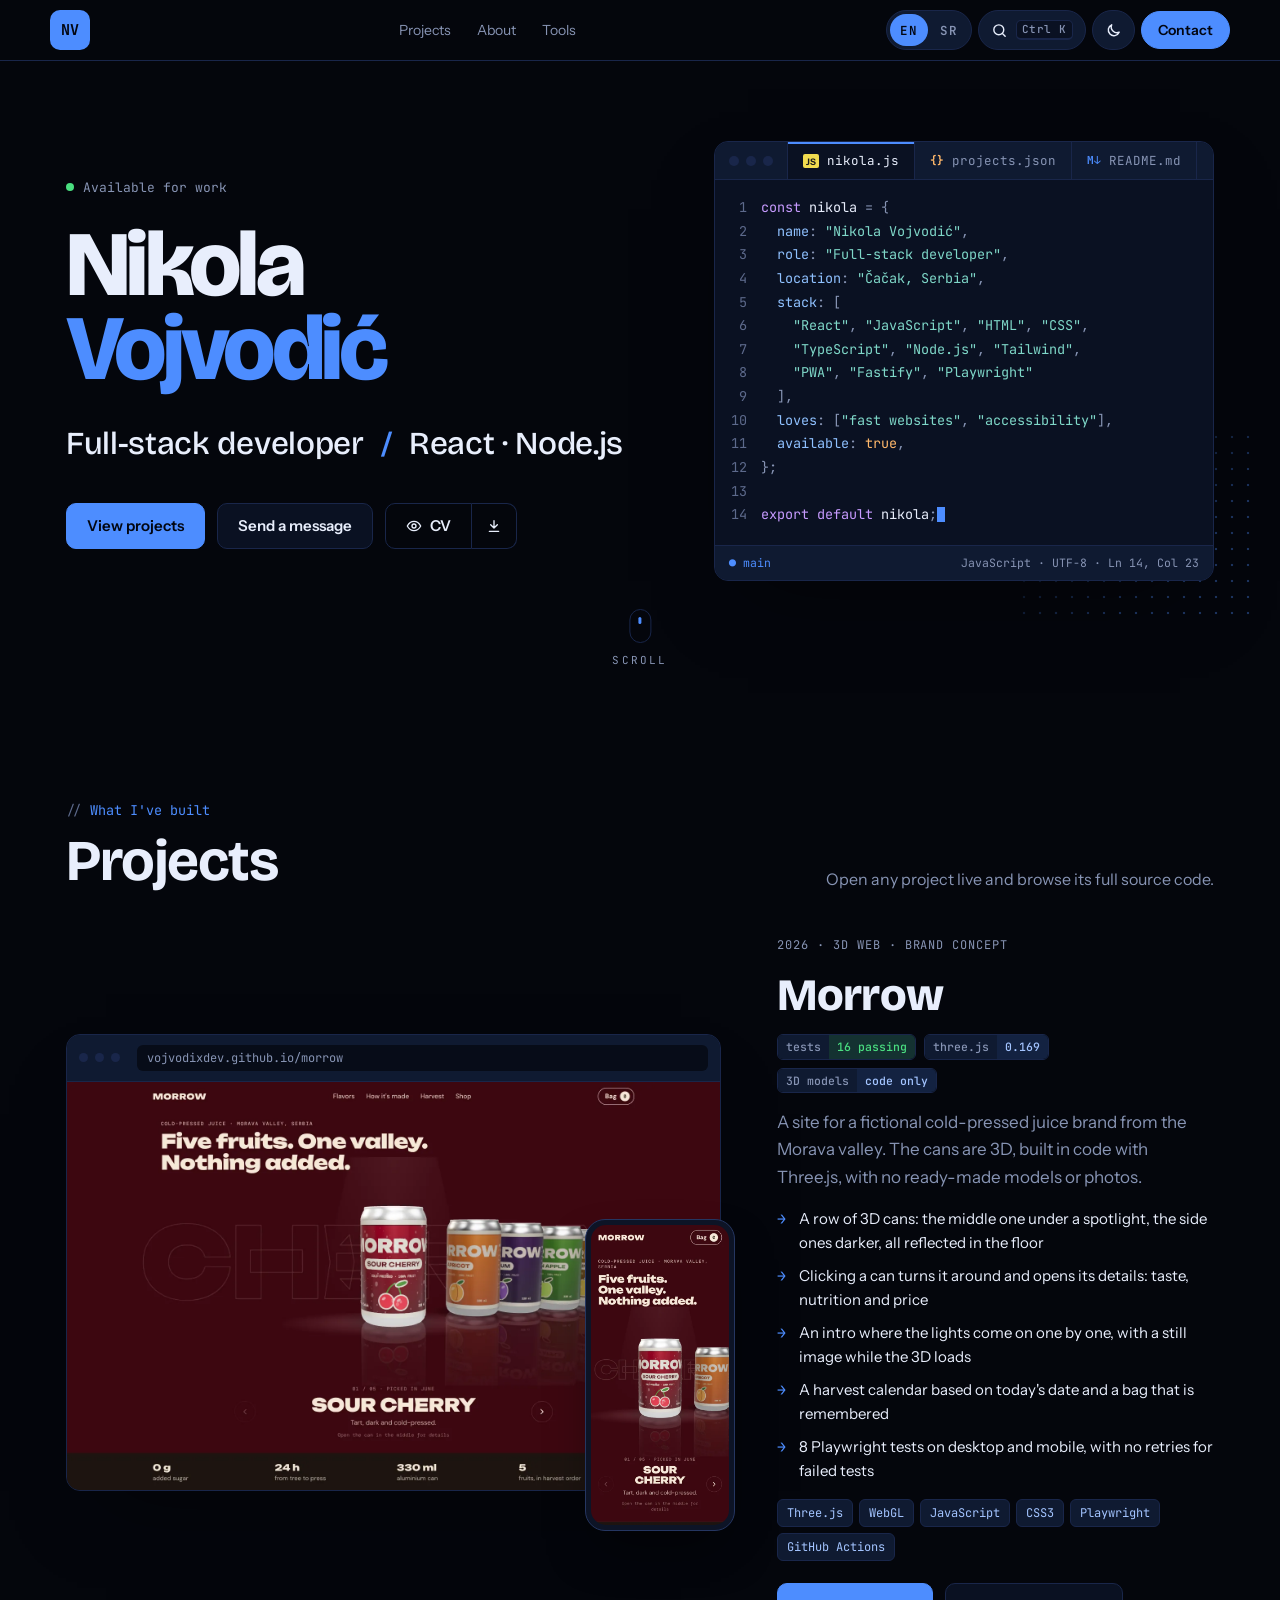
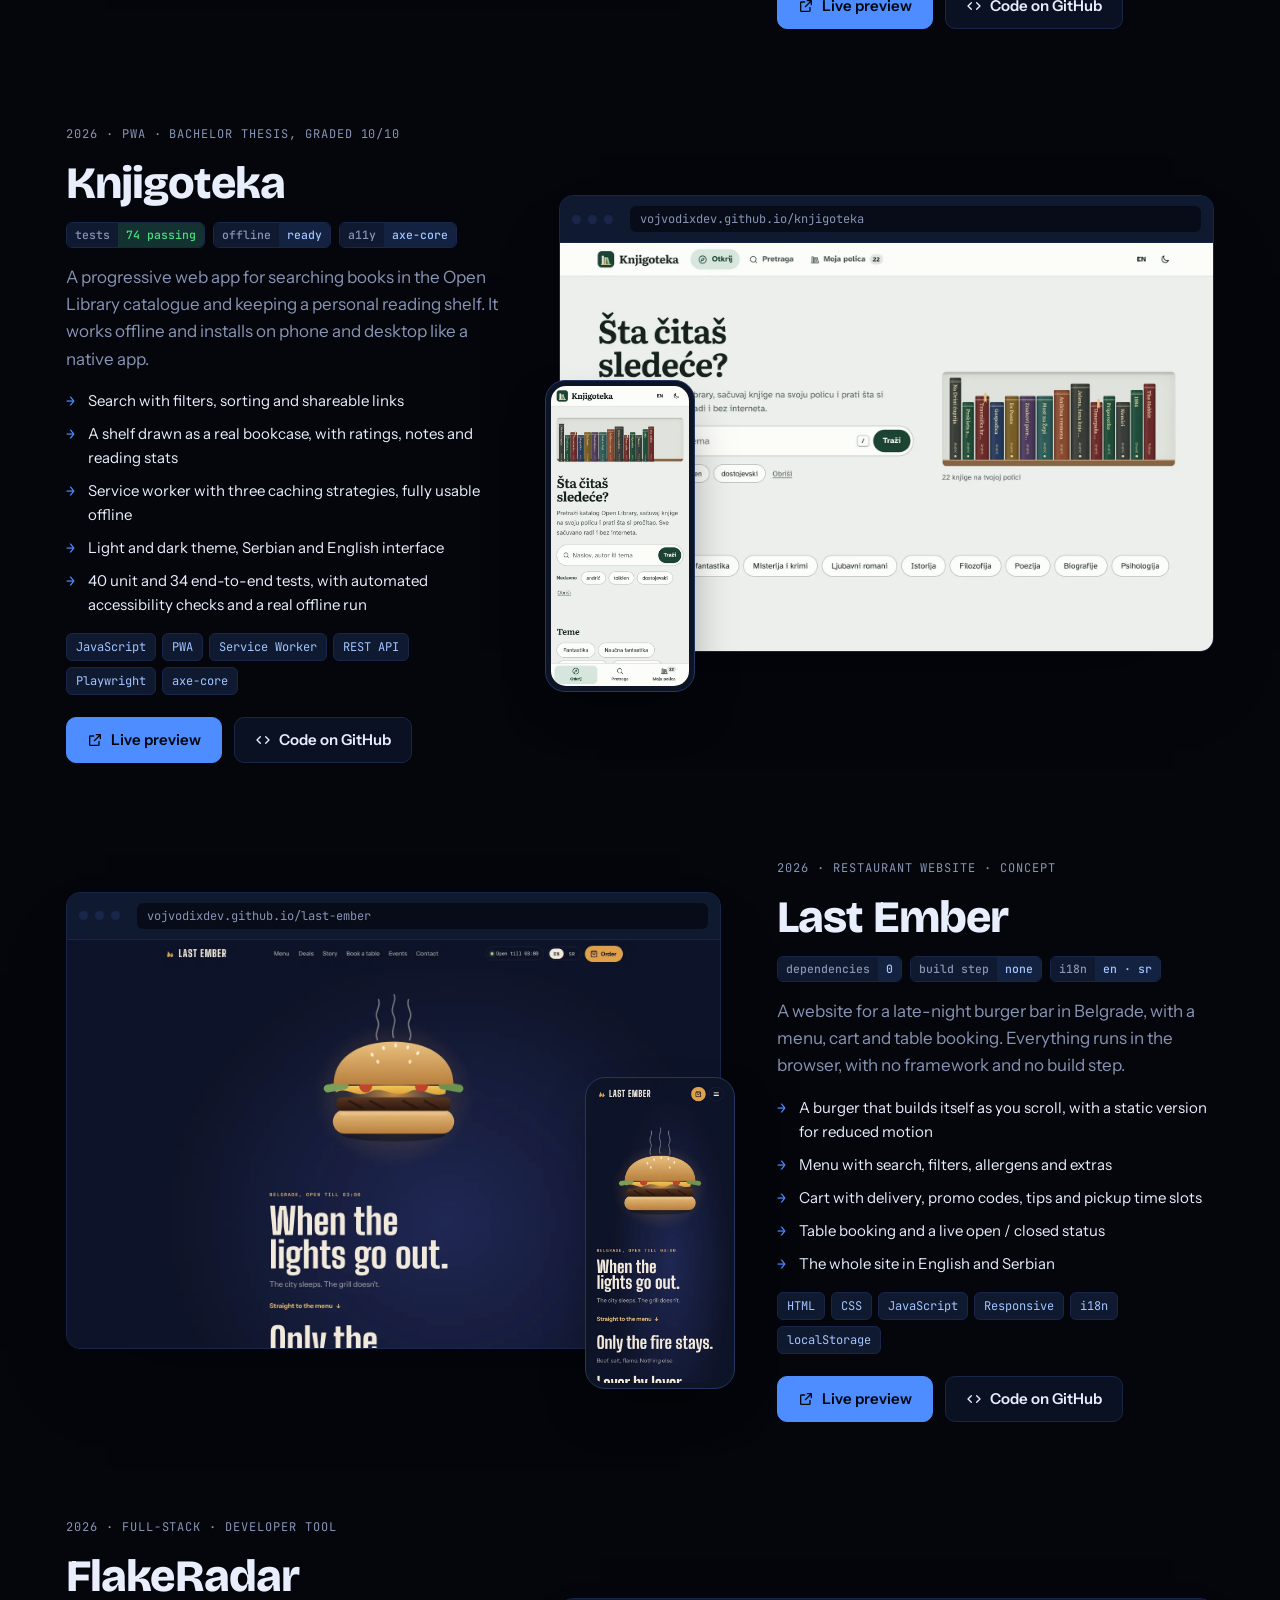
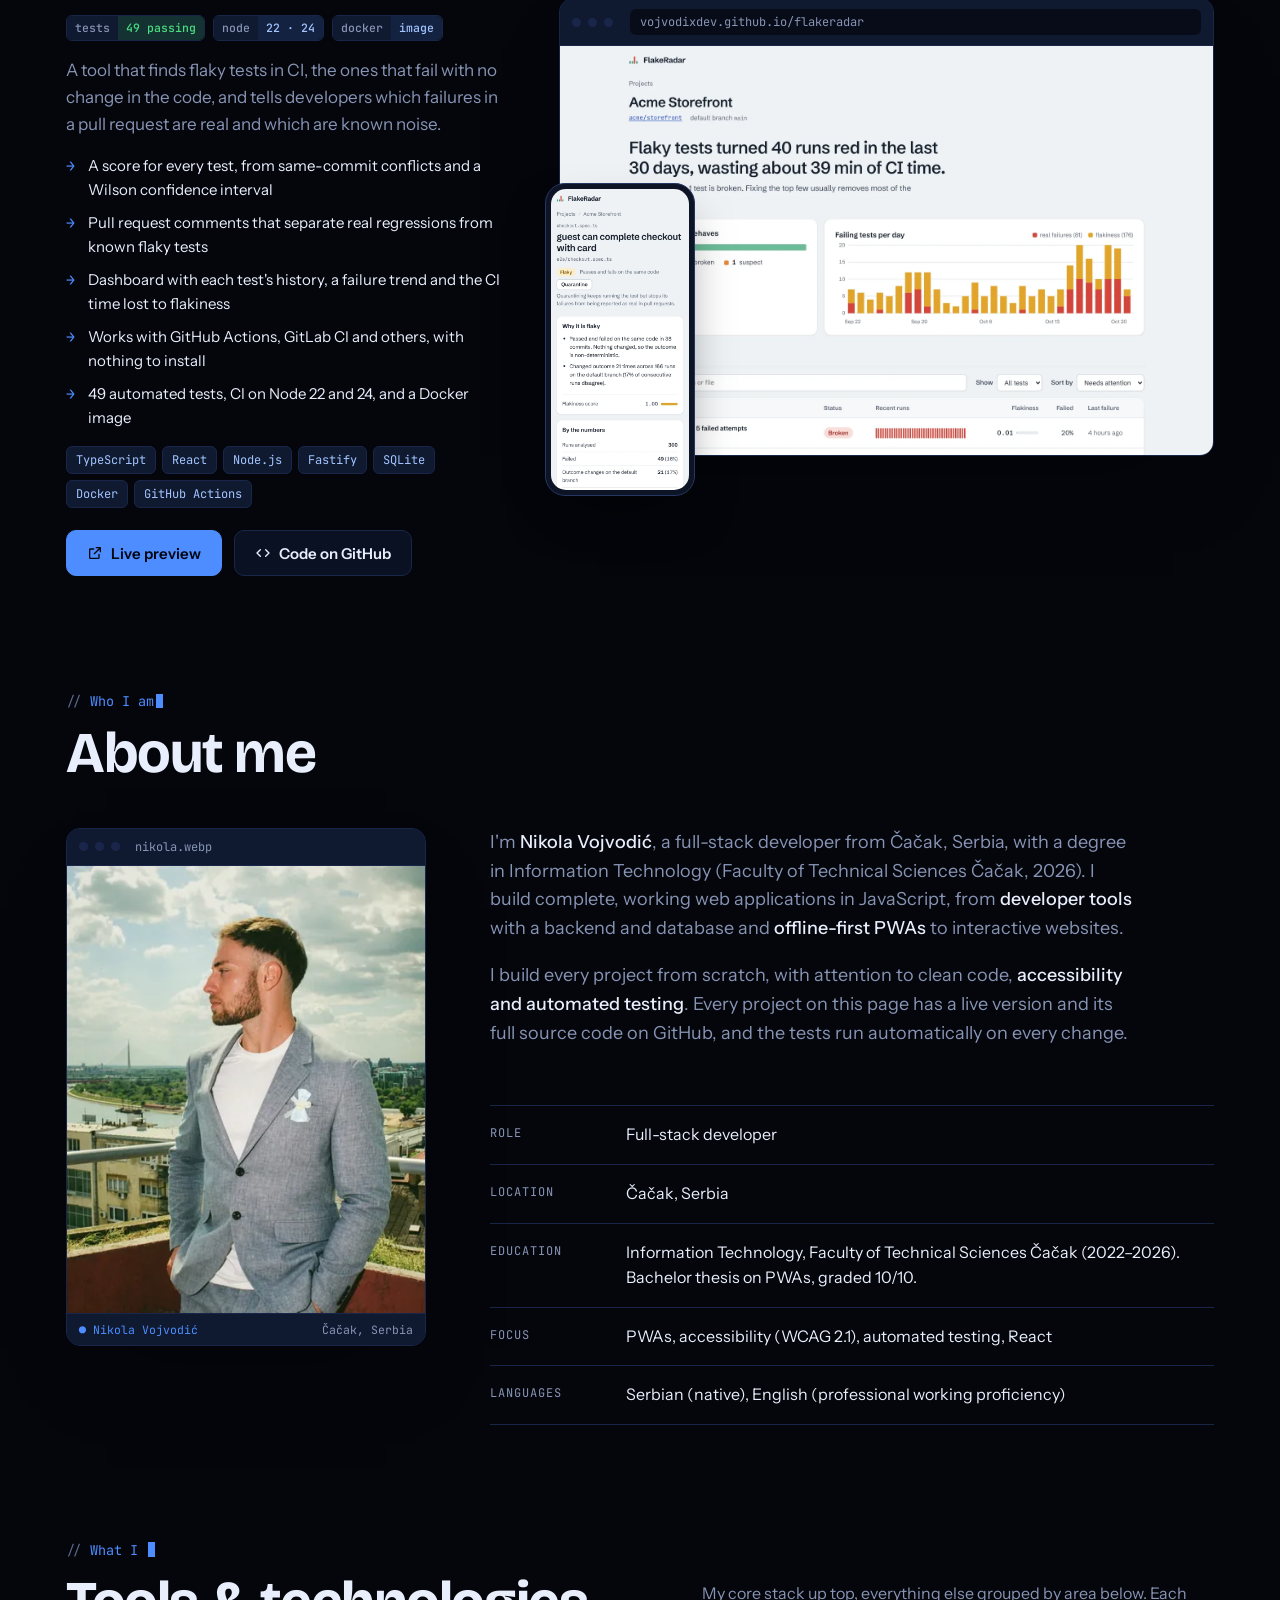
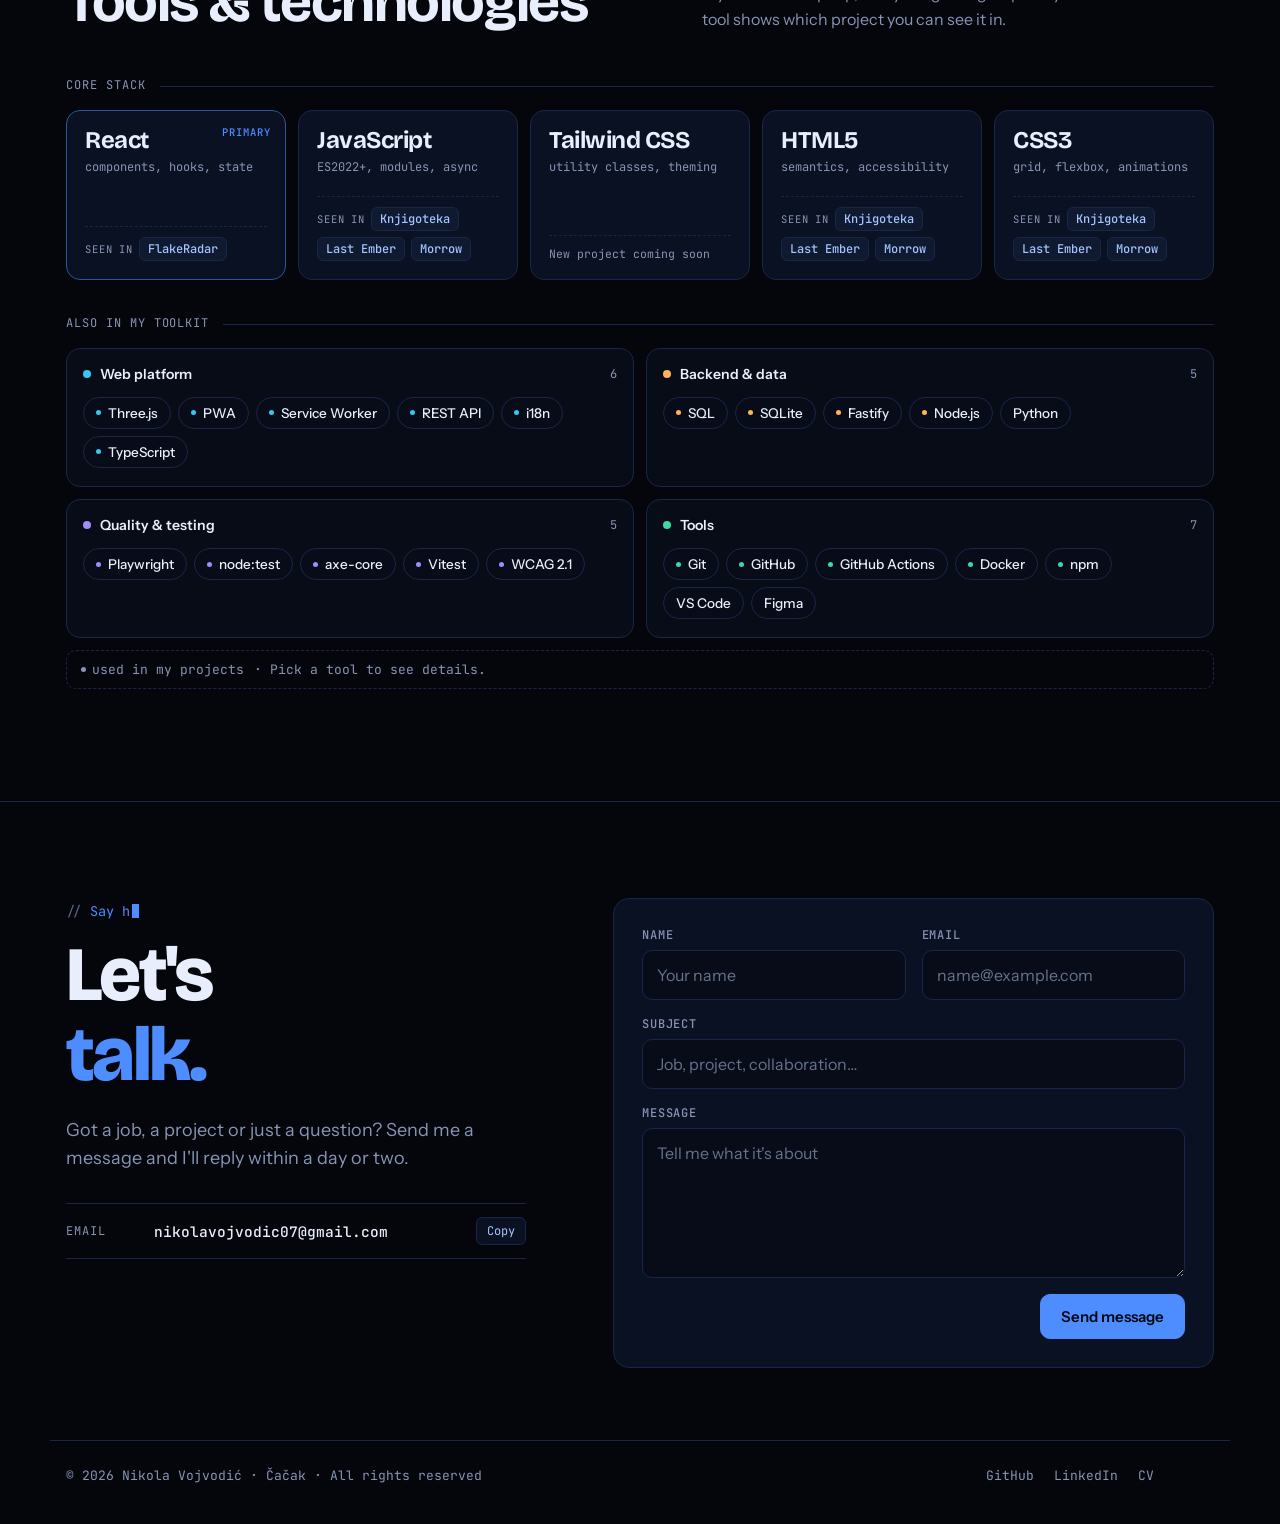
<file: index.html>
<!doctype html>
<!-- © 2026 Nikola Vojvodić · https://vojvodixdev.github.io/ · All rights reserved, see LICENSE. [nv:75f96b7b26] -->
<html lang="en" data-mode="dark">
<head>
<meta charset="utf-8">
<meta name="viewport" content="width=device-width, initial-scale=1, viewport-fit=cover">
<title>Nikola Vojvodić · Full-stack developer</title>
<meta name="description" content="Nikola Vojvodić, full-stack developer from Serbia. Live projects with full source code: FlakeRadar, Knjigoteka, Last Ember and Morrow.">
<meta name="google-site-verification" content="Bh3VNy-7oIKd7d5yRuIoPFP2IyiJqs6DtbA2yUwRKV8" />
<meta name="author" content="Nikola Vojvodić">
<meta name="copyright" content="© 2026 Nikola Vojvodić. All rights reserved.">
<link rel="license" href="https://github.com/vojvodixdev/vojvodixdev.github.io/blob/main/LICENSE">
<link rel="canonical" href="https://vojvodixdev.github.io/">
<script type="application/ld+json">
{"@context":"https://schema.org","@type":"WebSite","name":"Nikola Vojvodić","alternateName":"Nikola Vojvodić · Full-stack developer","url":"https://vojvodixdev.github.io/","author":{"@type":"Person","name":"Nikola Vojvodić","url":"https://vojvodixdev.github.io/","sameAs":["https://github.com/vojvodixdev"]},"copyrightHolder":{"@type":"Person","name":"Nikola Vojvodić"},"copyrightYear":2026,"license":"https://github.com/vojvodixdev/vojvodixdev.github.io/blob/main/LICENSE"}
</script>
<!-- Pregled linka kad se podeli -->
<meta property="og:type" content="website">
<meta property="og:site_name" content="Nikola Vojvodić">
<meta property="og:url" content="https://vojvodixdev.github.io/">
<meta property="og:title" content="Nikola Vojvodić · Full-stack developer">
<meta property="og:description" content="Nikola Vojvodić, full-stack developer from Serbia. Live projects with full source code: FlakeRadar, Knjigoteka, Last Ember and Morrow.">
<meta property="og:image" content="https://vojvodixdev.github.io/img/og.jpg">
<meta property="og:image:type" content="image/jpeg">
<meta property="og:image:width" content="1200">
<meta property="og:image:height" content="630">
<meta property="og:image:alt" content="Nikola Vojvodić, full-stack developer, with a link to vojvodixdev.github.io">
<meta property="og:locale" content="en_US">
<meta property="og:locale:alternate" content="sr_RS">
<meta name="twitter:card" content="summary_large_image">
<meta name="twitter:title" content="Nikola Vojvodić · Full-stack developer">
<meta name="twitter:description" content="Nikola Vojvodić, full-stack developer from Serbia. Live projects with full source code: FlakeRadar, Knjigoteka, Last Ember and Morrow.">
<meta name="twitter:image" content="https://vojvodixdev.github.io/img/og.jpg">
<!-- Tema se postavlja pre crtanja stranice, da ne "blesne" pogrešna boja -->
<script>
  (function () {
    var m = "dark";
    try { m = localStorage.getItem("pf-mode") || m; } catch (e) {}
    document.documentElement.setAttribute("data-mode", m);
  })();
</script>
<link rel="icon" href="/favicon.ico" sizes="48x48">
<link rel="icon" href="/favicon.svg" type="image/svg+xml">
<link rel="apple-touch-icon" href="/apple-touch-icon.png">
<link rel="preconnect" href="https://fonts.googleapis.com">
<link rel="preconnect" href="https://fonts.gstatic.com" crossorigin>
<link rel="stylesheet" href="https://fonts.googleapis.com/css2?family=Bricolage+Grotesque:opsz,wght@12..96,500;12..96,700;12..96,800&family=Instrument+Sans:wght@400;500;600&family=JetBrains+Mono:wght@400;500&display=swap">
<link rel="stylesheet" href="css/style.css">
</head>
<body>

<button class="to-top" id="to-top" type="button" aria-label="Nazad na vrh" data-i18n-aria="f.toparia"><svg viewBox="0 0 24 24" fill="none" stroke="currentColor" stroke-width="2.2" stroke-linecap="round" stroke-linejoin="round" aria-hidden="true"><path d="M12 19V5M5 12l7-7 7 7"/></svg></button>
<header class="nav">
  <div class="nav-in">
    <a class="logo" href="#top" aria-label="Nikola Vojvodić, početak" data-i18n-aria="nav.home"><span aria-hidden="true">N<b>V</b></span></a>
    <nav aria-label="Navigacija" data-i18n-aria="nav.aria">
      <ul>
        <li><a href="#projekti" data-i18n="nav.projects">Projekti</a></li>
        <li><a href="#o-meni" data-i18n="nav.about">O meni</a></li>
        <li class="hide-sm"><a href="#alati" data-i18n="nav.tools">Alati</a></li>
      </ul>
    </nav>
    <div class="nav-tools">
      <div class="lang-switch" role="group" aria-label="Language / Jezik">
        <button type="button" data-lang="en" aria-pressed="true" lang="en" title="English">EN</button>
        <button type="button" data-lang="sr" aria-pressed="false" lang="sr-Latn" title="Srpski">SR</button>
      </div>
      <button class="icon-btn cmdk-btn" id="cmdk-btn" type="button" aria-label="Komandna paleta" data-i18n-aria="k.open" aria-haspopup="dialog" aria-keyshortcuts="Control+K Meta+K">
        <svg viewBox="0 0 24 24" fill="none" stroke="currentColor" stroke-width="2" stroke-linecap="round" stroke-linejoin="round" aria-hidden="true"><circle cx="11" cy="11" r="7"/><path d="m20 20-3.5-3.5"/></svg>
        <kbd id="cmdk-kbd" aria-hidden="true">Ctrl K</kbd>
      </button>
      <button class="icon-btn" id="mode-btn" type="button">
        <svg class="moon" viewBox="0 0 24 24" fill="none" stroke="currentColor" stroke-width="2" stroke-linecap="round" stroke-linejoin="round" aria-hidden="true"><path d="M20 14.5A8 8 0 0 1 9.5 4a8 8 0 1 0 10.5 10.5Z"/></svg>
        <svg class="sun" viewBox="0 0 24 24" fill="none" stroke="currentColor" stroke-width="2" stroke-linecap="round" stroke-linejoin="round" aria-hidden="true"><circle cx="12" cy="12" r="4"/><path d="M12 2v2M12 20v2M4.9 4.9l1.4 1.4M17.7 17.7l1.4 1.4M2 12h2M20 12h2M4.9 19.1l1.4-1.4M17.7 6.3l1.4-1.4"/></svg>
      </button>
      <a class="btn primary hire" href="#kontakt" data-i18n="nav.contact">Kontakt</a>
    </div>
  </div>
</header>

<main id="top">
  <section class="hero" id="hero">
    <div class="wrap">
      <div class="hero-in">
        <p class="avail" data-inspect="p.avail" data-ln="10"><i></i><span data-i18n="hero.avail">Dostupan za posao</span></p>
        <h1 class="ime" style="--i:1" data-inspect="h1" data-ln="1">Nikola <span>Vojvodić</span></h1>
        <p class="uloga" style="--i:2" data-inspect="p.role" data-ln="2">Full-stack developer <i aria-hidden="true">/</i> <span class="nw">React · Node.js</span></p>
        <div class="ctas" style="--i:3">
          <a class="btn primary" href="#projekti" data-i18n="hero.cta1">Pogledaj projekte</a>
          <a class="btn" href="#kontakt" data-i18n="hero.cta2">Pošalji poruku</a>
          <span class="split"><a class="btn ghost" href="cv/Nikola_Vojvodic_CV.pdf" target="_blank" rel="noopener"><svg viewBox="0 0 24 24" fill="none" stroke="currentColor" stroke-width="2" stroke-linecap="round" stroke-linejoin="round" aria-hidden="true"><path d="M2 12s3.6-7 10-7 10 7 10 7-3.6 7-10 7S2 12 2 12Z"/><circle cx="12" cy="12" r="3"/></svg><span>CV</span></a><a class="btn ghost icon" href="cv/Nikola_Vojvodic_CV.pdf" download aria-label="Preuzmi CV" data-i18n-aria="cv.dl" title="PDF"><svg viewBox="0 0 24 24" fill="none" stroke="currentColor" stroke-width="2" stroke-linecap="round" stroke-linejoin="round" aria-hidden="true"><path d="M12 4v11M7 10l5 5 5-5M5 20h14"/></svg></a></span>
        </div>
      </div>

      <div class="editor" role="region" aria-label="Editor koda" data-i18n-aria="ed.aria">
        <div class="ed-bar">
          <div class="ed-dots" aria-hidden="true"><i></i><i></i><i></i></div>
          <div class="ed-tabs" role="tablist" aria-label="Fajlovi" data-i18n-aria="ed.files">
            <button class="ed-tab" type="button" role="tab" id="tab-nikola" data-file="nikola" aria-selected="true" aria-controls="ed-panel"><b class="ic-js" aria-hidden="true">JS</b>nikola.js</button>
            <button class="ed-tab" type="button" role="tab" id="tab-projects" data-file="projects" aria-selected="false" aria-controls="ed-panel" tabindex="-1"><b class="ic-json" aria-hidden="true">{}</b>projects.json</button>
            <button class="ed-tab" type="button" role="tab" id="tab-readme" data-file="readme" aria-selected="false" aria-controls="ed-panel" tabindex="-1"><b class="ic-md" aria-hidden="true">M↓</b>README.md</button>
          </div>
        </div>
        <div class="ed-body" id="ed-panel" role="tabpanel" aria-labelledby="tab-nikola" tabindex="0">
          <div class="ed-gutter" id="ed-gutter" aria-hidden="true"></div>
          <pre class="ed-code" id="ed-code"></pre>
        </div>
        <div class="ed-status" aria-hidden="true"><span>● main</span><span id="ed-pos">JavaScript · UTF-8</span></div>
      </div>
    </div>

    <a class="scroll-hint" href="#projekti" aria-label="Scroll" data-i18n-aria="hero.scroll"><span></span><em data-i18n="hero.scrollt">Skroluj</em></a>
  </section>

  <section class="block" id="projekti">
    <div class="wrap">
      <div class="sec-head">
        <div>
          <span class="label blue" data-i18n="proj.eyebrow">Šta sam napravio</span>
          <h2 data-i18n="proj.title">Projekti</h2>
        </div>
        <p data-i18n="proj.lead">Svaki projekat možeš da otvoriš uživo i da pogledaš kompletan izvorni kod.</p>
      </div>

      <div class="projects">
        <article class="proj" id="p-morrow">
          <div class="shots">
            <div class="browser">
              <div class="bar"><i></i><i></i><i></i><span class="url">vojvodixdev.github.io/morrow</span></div>
              <img src="img/morrow-desktop.webp" width="1600" height="1000" alt="Morrow" loading="lazy">
            </div>
            <div class="phone"><img src="img/morrow-mobile.webp" width="500" height="1082" alt="Morrow, mobilni prikaz" data-i18n-alt="mo.altm" loading="lazy"></div>
          </div>
          <div class="proj-info">
            <span class="label" data-i18n="mo.meta">2026 · 3D web · koncept brenda</span>
            <h3>Morrow</h3>
            <div class="badges">
              <a class="badge" href="https://github.com/vojvodixdev/morrow/actions" target="_blank" rel="noopener" title="GitHub Actions"><span>tests</span><span>16 passing</span></a>
              <span class="badge info"><span>three.js</span><span>0.169</span></span>
              <span class="badge info"><span>3D models</span><span>code only</span></span>
            </div>
            <p data-i18n="mo.desc">Sajt za izmišljeni brend hladno ceđenih sokova iz doline Morave. Limenke su 3D, napravljene u kodu sa Three.js, bez gotovih modela i bez fotografija.</p>
            <ul class="feat">
              <li data-i18n="mo.f1">Red 3D limenki: srednja je pod svetlom, bočne su tamnije, a sve se ogledaju u podu</li>
              <li data-i18n="mo.f2">Klik na limenku je okreće i otvara detalje: ukus, nutritivne vrednosti i cenu</li>
              <li data-i18n="mo.f3">Uvod u kome se svetla pale jedno po jedno, uz sliku dok se 3D učitava</li>
              <li data-i18n="mo.f4">Kalendar berbe po današnjem datumu i korpa koja se pamti</li>
              <li data-i18n="mo.f5">8 Playwright testova na računaru i telefonu, bez ponovnog pokretanja palih testova</li>
            </ul>
            <div class="tags">
              <span class="tag">Three.js</span><span class="tag">WebGL</span><span class="tag">JavaScript</span>
              <span class="tag">CSS3</span><span class="tag">Playwright</span><span class="tag">GitHub Actions</span>
            </div>
            <div class="ctas">
              <a class="btn primary" href="https://vojvodixdev.github.io/morrow/" target="_blank" rel="noopener">
                <svg viewBox="0 0 24 24" fill="none" stroke="currentColor" stroke-width="2" stroke-linecap="round" stroke-linejoin="round" aria-hidden="true"><path d="M14 4h6v6M20 4l-9 9M18 14v5a1 1 0 0 1-1 1H5a1 1 0 0 1-1-1V7a1 1 0 0 1 1-1h5"/></svg>
                <span data-i18n="btn.live">Live pregled</span>
              </a>
              <a class="btn" href="https://github.com/vojvodixdev/morrow" target="_blank" rel="noopener">
                <svg viewBox="0 0 24 24" fill="none" stroke="currentColor" stroke-width="2" stroke-linecap="round" stroke-linejoin="round" aria-hidden="true"><path d="M8 7l-5 5 5 5M16 7l5 5-5 5"/></svg>
                <span data-i18n="btn.gh">Kod na GitHubu</span>
              </a>
            </div>
          </div>
        </article>

        <article class="proj flip" id="p-knjigoteka">
          <div class="shots">
            <div class="browser">
              <div class="bar"><i></i><i></i><i></i><span class="url">vojvodixdev.github.io/knjigoteka</span></div>
              <img src="img/knjigoteka-desktop.webp" width="1600" height="1000" alt="Knjigoteka" loading="lazy">
            </div>
            <div class="phone"><img src="img/knjigoteka-mobile.webp" width="500" height="1082" alt="Knjigoteka, mobilni prikaz" data-i18n-alt="k.altm" loading="lazy"></div>
          </div>
          <div class="proj-info">
            <span class="label" data-i18n="k.meta">2026 · PWA · diplomski rad, ocena 10</span>
            <h3>Knjigoteka</h3>
            <div class="badges">
              <a class="badge" href="https://github.com/vojvodixdev/knjigoteka/actions" target="_blank" rel="noopener" title="GitHub Actions"><span>tests</span><span>74 passing</span></a>
              <span class="badge info"><span>offline</span><span>ready</span></span>
              <span class="badge info"><span>a11y</span><span>axe-core</span></span>
            </div>
            <p data-i18n="k.desc">Progresivna web aplikacija za pretragu knjiga iz kataloga Open Library i vođenje lične police. Radi bez interneta i instalira se na telefon i računar kao prava aplikacija.</p>
            <ul class="feat">
              <li data-i18n="k.f1">Pretraga sa filterima, sortiranjem i deljivim linkovima</li>
              <li data-i18n="k.f2">Polica nacrtana kao prava biblioteka, sa ocenama, beleškama i statistikom čitanja</li>
              <li data-i18n="k.f3">Service worker sa tri strategije keširanja, potpuno upotrebljiva bez interneta</li>
              <li data-i18n="k.f4">Svetla i tamna tema, srpski i engleski interfejs</li>
              <li data-i18n="k.f5">40 unit i 34 end-to-end testa, uz automatsku proveru pristupačnosti i pravi offline test</li>
            </ul>
            <div class="tags">
              <span class="tag">JavaScript</span><span class="tag">PWA</span><span class="tag">Service Worker</span>
              <span class="tag">REST API</span><span class="tag">Playwright</span><span class="tag">axe-core</span>
            </div>
            <div class="ctas">
              <a class="btn primary" href="https://vojvodixdev.github.io/knjigoteka/" target="_blank" rel="noopener">
                <svg viewBox="0 0 24 24" fill="none" stroke="currentColor" stroke-width="2" stroke-linecap="round" stroke-linejoin="round" aria-hidden="true"><path d="M14 4h6v6M20 4l-9 9M18 14v5a1 1 0 0 1-1 1H5a1 1 0 0 1-1-1V7a1 1 0 0 1 1-1h5"/></svg>
                <span data-i18n="btn.live">Live pregled</span>
              </a>
              <a class="btn" href="https://github.com/vojvodixdev/knjigoteka" target="_blank" rel="noopener">
                <svg viewBox="0 0 24 24" fill="none" stroke="currentColor" stroke-width="2" stroke-linecap="round" stroke-linejoin="round" aria-hidden="true"><path d="M8 7l-5 5 5 5M16 7l5 5-5 5"/></svg>
                <span data-i18n="btn.gh">Kod na GitHubu</span>
              </a>
            </div>
          </div>
        </article>

        <article class="proj" id="p-last-ember">
          <div class="shots">
            <div class="browser">
              <div class="bar"><i></i><i></i><i></i><span class="url">vojvodixdev.github.io/last-ember</span></div>
              <img src="img/last-ember-desktop.webp" width="1600" height="1000" alt="Last Ember" loading="lazy">
            </div>
            <div class="phone"><img src="img/last-ember-mobile.webp" width="500" height="1082" alt="Last Ember, mobilni prikaz" data-i18n-alt="le.altm" loading="lazy"></div>
          </div>
          <div class="proj-info">
            <span class="label" data-i18n="le.meta">2026 · sajt za restoran · koncept</span>
            <h3>Last Ember</h3>
            <div class="badges">
              <span class="badge info"><span>dependencies</span><span>0</span></span>
              <span class="badge info"><span>build step</span><span>none</span></span>
              <span class="badge info"><span>i18n</span><span>en · sr</span></span>
            </div>
            <p data-i18n="le.desc">Sajt za noćni burger bar u Beogradu, sa menijem, korpom i rezervacijom stola. Sve radi u browseru, bez frejmvorka i bez build koraka.</p>
            <ul class="feat">
              <li data-i18n="le.f1">Burger koji se slaže dok skroluješ, uz statičnu verziju za smanjen pokret</li>
              <li data-i18n="le.f2">Meni sa pretragom, filterima, alergenima i dodacima</li>
              <li data-i18n="le.f3">Korpa sa dostavom, promo kodovima, bakšišem i terminima preuzimanja</li>
              <li data-i18n="le.f4">Rezervacija stola i status „otvoreno / zatvoreno” uživo</li>
              <li data-i18n="le.f5">Ceo sajt na engleskom i srpskom</li>
            </ul>
            <div class="tags">
              <span class="tag">HTML</span><span class="tag">CSS</span><span class="tag">JavaScript</span>
              <span class="tag">Responsive</span><span class="tag">i18n</span><span class="tag">localStorage</span>
            </div>
            <div class="ctas">
              <a class="btn primary" href="https://vojvodixdev.github.io/last-ember/" target="_blank" rel="noopener">
                <svg viewBox="0 0 24 24" fill="none" stroke="currentColor" stroke-width="2" stroke-linecap="round" stroke-linejoin="round" aria-hidden="true"><path d="M14 4h6v6M20 4l-9 9M18 14v5a1 1 0 0 1-1 1H5a1 1 0 0 1-1-1V7a1 1 0 0 1 1-1h5"/></svg>
                <span data-i18n="btn.live">Live pregled</span>
              </a>
              <a class="btn" href="https://github.com/vojvodixdev/last-ember" target="_blank" rel="noopener">
                <svg viewBox="0 0 24 24" fill="none" stroke="currentColor" stroke-width="2" stroke-linecap="round" stroke-linejoin="round" aria-hidden="true"><path d="M8 7l-5 5 5 5M16 7l5 5-5 5"/></svg>
                <span data-i18n="btn.gh">Kod na GitHubu</span>
              </a>
            </div>
          </div>
        </article>

        <article class="proj flip" id="p-flakeradar">
          <div class="shots">
            <div class="browser">
              <div class="bar"><i></i><i></i><i></i><span class="url">vojvodixdev.github.io/flakeradar</span></div>
              <img src="img/flakeradar-desktop.webp" width="1600" height="1000" alt="FlakeRadar" loading="lazy">
            </div>
            <div class="phone"><img src="img/flakeradar-mobile.webp" width="500" height="1082" alt="FlakeRadar, mobilni prikaz" data-i18n-alt="fr.altm" loading="lazy"></div>
          </div>
          <div class="proj-info">
            <span class="label" data-i18n="fr.meta">2026 · full-stack · alat za developere</span>
            <h3>FlakeRadar</h3>
            <div class="badges">
              <a class="badge" href="https://github.com/vojvodixdev/flakeradar/actions" target="_blank" rel="noopener" title="GitHub Actions"><span>tests</span><span>49 passing</span></a>
              <span class="badge info"><span>node</span><span>22 · 24</span></span>
              <span class="badge info"><span>docker</span><span>image</span></span>
            </div>
            <p data-i18n="fr.desc">Alat koji u CI-ju pronalazi flaky testove, one koji ponekad padnu bez ikakve promene u kodu, i u svakom pull requestu odvaja prave greške od poznatog šuma.</p>
            <ul class="feat">
              <li data-i18n="fr.f1">Ocena svakog testa: isti commit sa različitim ishodom i Wilsonov interval poverenja</li>
              <li data-i18n="fr.f2">Komentar na pull requestu koji razdvaja prave regresije od poznatih flaky testova</li>
              <li data-i18n="fr.f3">Dashboard sa istorijom svakog testa, trendom grešaka i izgubljenim CI vremenom</li>
              <li data-i18n="fr.f4">Radi sa GitHub Actions, GitLab CI i drugim sistemima, bez instalacije</li>
              <li data-i18n="fr.f5">49 automatskih testova, CI na Node 22 i 24 i Docker image</li>
            </ul>
            <div class="tags">
              <span class="tag">TypeScript</span><span class="tag">React</span><span class="tag">Node.js</span>
              <span class="tag">Fastify</span><span class="tag">SQLite</span><span class="tag">Docker</span><span class="tag">GitHub Actions</span>
            </div>
            <div class="ctas">
              <a class="btn primary" href="https://vojvodixdev.github.io/flakeradar/" target="_blank" rel="noopener">
                <svg viewBox="0 0 24 24" fill="none" stroke="currentColor" stroke-width="2" stroke-linecap="round" stroke-linejoin="round" aria-hidden="true"><path d="M14 4h6v6M20 4l-9 9M18 14v5a1 1 0 0 1-1 1H5a1 1 0 0 1-1-1V7a1 1 0 0 1 1-1h5"/></svg>
                <span data-i18n="btn.live">Live pregled</span>
              </a>
              <a class="btn" href="https://github.com/vojvodixdev/flakeradar" target="_blank" rel="noopener">
                <svg viewBox="0 0 24 24" fill="none" stroke="currentColor" stroke-width="2" stroke-linecap="round" stroke-linejoin="round" aria-hidden="true"><path d="M8 7l-5 5 5 5M16 7l5 5-5 5"/></svg>
                <span data-i18n="btn.gh">Kod na GitHubu</span>
              </a>
            </div>
          </div>
        </article>
      </div>
    </div>
  </section>

  <section class="block" id="o-meni">
    <div class="wrap">
      <div class="sec-head">
        <div>
          <span class="label blue" data-i18n="ab.eyebrow">Ko sam</span>
          <h2 data-i18n="ab.title">O meni</h2>
        </div>
      </div>
      <div class="about">
        <figure class="photo">
          <div class="bar" aria-hidden="true"><i></i><i></i><i></i><span>nikola.webp</span></div>
          <div class="ph-img">
            <img src="img/nikola.webp" srcset="img/nikola-sm.webp 420w, img/nikola.webp 720w" sizes="(max-width: 860px) min(360px, 100vw), 360px"
              width="720" height="900" alt="Nikola Vojvodić" loading="lazy" decoding="async">
          </div>
          <figcaption><span>● Nikola Vojvodić</span><span data-i18n="ab.v2">Čačak, Srbija</span></figcaption>
        </figure>
        <div class="about-main">
        <div class="about-text">
          <p data-i18n="ab.p1">Ja sam <strong>Nikola Vojvodić</strong>, full-stack developer iz Čačka i diplomirani inženjer informacionih tehnologija (FTN Čačak, 2026). Pravim kompletne, funkcionalne web aplikacije u JavaScript-u, od <strong>alata za developere</strong> sa backendom i bazom i <strong>offline-first PWA</strong> aplikacija do interaktivnih sajtova.</p>
          <p data-i18n="ab.p2">Svaki projekat pravim od nule, sa pažnjom na čist kod, <strong>pristupačnost i automatske testove</strong>. Svaki projekat na ovoj stranici ima verziju uživo i kompletan kod na GitHubu, a testovi se automatski pokreću pri svakoj izmeni.</p>
        </div>
        <dl class="facts">
          <div><dt data-i18n="ab.k1">Uloga</dt><dd data-i18n="ab.v1">Full-stack developer</dd></div>
          <div><dt data-i18n="ab.k2">Lokacija</dt><dd data-i18n="ab.v2">Čačak, Srbija</dd></div>
          <div><dt data-i18n="ab.k6">Obrazovanje</dt><dd data-i18n="ab.v6">Informacione tehnologije, Fakultet tehničkih nauka Čačak (2022–2026). Diplomski rad o PWA aplikacijama, ocena 10.</dd></div>
          <div><dt data-i18n="ab.k3">Fokus</dt><dd data-i18n="ab.v3">PWA, pristupačnost (WCAG 2.1), automatsko testiranje, React</dd></div>
          <div><dt data-i18n="ab.k4">Jezici</dt><dd data-i18n="ab.v4">Srpski (maternji), engleski (profesionalni nivo)</dd></div>
        </dl>
        </div>
      </div>
    </div>
  </section>

  <section class="block" id="alati">
    <div class="wrap">
      <div class="sec-head">
        <div>
          <span class="label blue" data-i18n="t.eyebrow">Šta koristim</span>
          <h2 data-i18n="t.title">Alati i tehnologije</h2>
        </div>
        <p data-i18n="t.lead">Glavni stack na vrhu, ispod sve ostalo po oblastima. Uz svaki alat piše u kom projektu ga možeš videti.</p>
      </div>
      <div class="ptable" id="ptable"></div>
    </div>
  </section>

  <section class="contact" id="kontakt">
    <div class="wrap">
      <div>
        <span class="label blue" data-i18n="c.eyebrow">Javi se</span>
        <h2 data-i18n="c.title">Hajde da<br><span>pričamo.</span></h2>
        <p class="lead" data-i18n="c.lead">Imaš posao, projekat ili samo pitanje? Pošalji poruku i odgovoriću u roku od jednog do dva dana.</p>
        <div class="mail-row"><span class="label">Email</span><code id="mail">nikolavojvodic07@gmail.com</code><button type="button" id="copy-mail" data-i18n="c.copy">Kopiraj</button></div>
      </div>
      <form id="contact-form" action="https://formspree.io/f/mppqglyp" method="POST" novalidate>
        <div class="row2">
          <div class="field">
            <label for="f-name" data-i18n="c.name">Ime</label>
            <input id="f-name" name="ime" type="text" autocomplete="name" placeholder="Tvoje ime" data-i18n-ph="c.nameph" required>
          </div>
          <div class="field">
            <label for="f-email">Email</label>
            <input id="f-email" name="email" type="email" autocomplete="email" placeholder="ime@primer.com" data-i18n-ph="c.emailph" required>
          </div>
        </div>
        <div class="field">
          <label for="f-subject" data-i18n="c.subj">Tema</label>
          <input id="f-subject" name="tema" type="text" placeholder="Posao, projekat, saradnja…" data-i18n-ph="c.subjph">
        </div>
        <div class="field">
          <label for="f-msg" data-i18n="c.msg">Poruka</label>
          <textarea id="f-msg" name="poruka" placeholder="Napiši o čemu se radi" data-i18n-ph="c.msgph" required></textarea>
        </div>
        <input type="hidden" name="_subject" value="Nova poruka sa portfolija">
        <div class="hp" aria-hidden="true"><label for="f-gotcha">-</label><input id="f-gotcha" type="text" name="_gotcha" tabindex="-1" autocomplete="off"></div>
        <div class="form-foot">
          <p class="form-msg" id="form-msg" role="status" aria-live="polite"></p>
          <button class="btn primary" id="f-submit" type="submit" data-i18n="c.send">Pošalji poruku</button>
        </div>
      </form>
    </div>
  </section>
</main>

<footer><div class="wrap"><span>© 2026 Nikola Vojvodić · Čačak · All rights reserved</span><span class="f-links"><a href="https://github.com/vojvodixdev" target="_blank" rel="noopener">GitHub</a><a href="https://www.linkedin.com/in/nikola-vojvodi%C4%87-324a79419" target="_blank" rel="noopener">LinkedIn</a><a href="cv/Nikola_Vojvodic_CV.pdf" target="_blank" rel="noopener">CV</a></span></div></footer>

<dialog class="cmdk" id="cmdk" aria-label="Komandna paleta" data-i18n-aria="k.title">
  <div class="cmdk-search">
    <svg viewBox="0 0 24 24" fill="none" stroke="currentColor" stroke-width="2" stroke-linecap="round" stroke-linejoin="round" aria-hidden="true"><circle cx="11" cy="11" r="7"/><path d="m20 20-3.5-3.5"/></svg>
    <input id="cmdk-q" type="text" role="combobox" aria-expanded="true" aria-controls="cmdk-list" aria-autocomplete="list" autocomplete="off" spellcheck="false"
      placeholder="Ukucaj komandu ili traži…" data-i18n-ph="k.ph" aria-label="Pretraga komandi" data-i18n-aria="k.qaria">
    <kbd aria-hidden="true">Esc</kbd>
  </div>
  <ul class="cmdk-list" id="cmdk-list" role="listbox" aria-label="Komande" data-i18n-aria="k.list"></ul>
  <div class="cmdk-foot" aria-hidden="true">
    <span><kbd>↑</kbd><kbd>↓</kbd> <span data-i18n="k.move">pomeri</span></span>
    <span><kbd>Enter</kbd> <span data-i18n="k.run">otvori</span></span>
    <span><kbd>Esc</kbd> <span data-i18n="k.close">zatvori</span></span>
  </div>
</dialog>
<div class="toast" id="toast" role="status" aria-live="polite"></div>

<script src="js/main.js"></script>
</body>
</html>
</file>
<file: css/style.css>
/* © 2026 Nikola Vojvodić · https://vojvodixdev.github.io/ · All rights reserved, see LICENSE. [nv:75f96b7b26] */
/* Portfolio – Nikola Vojvodić · stilovi (tamna tema je podrazumevana, svetla je data-mode="light") */

/* ---------- Boje i fontovi ---------- */
:root {
  --bg: #04060c;
  --bg-2: #070c18;
  --surface: #0a1122;
  --surface-2: #0f1a31;
  --line: #19264a;
  --fg: #e8eefc;
  --muted: #8794b4;
  --blue: #4d8dff;
  --blue-soft: #a3c4ff;
  --blue-ink: #020611;
  --ok: #4ade80;
  --err: #ff7a85;
  --shadow: rgba(0, 0, 0, .5);
  --syn-kw: #c79bff;
  --syn-prop: #8fc1ff;
  --syn-str: #7fd8c9;
  --syn-lit: #ffb86b;
  --syn-com: #5d6a8c;
  --syn-punc: #8794b4;
  --c-web: #38c6f4;
  --c-qa: #a08cff;
  --c-tool: #3fd6a6;
  --c-data: #ffb35c;
  --f-display: "Bricolage Grotesque", "Arial Narrow", system-ui, sans-serif;
  --f-body: "Instrument Sans", system-ui, -apple-system, "Segoe UI", sans-serif;
  --f-mono: "JetBrains Mono", ui-monospace, "SFMono-Regular", Menlo, Consolas, monospace;
  color-scheme: dark;
}
:root[data-mode="light"] {
  --bg: #f4f7fd;
  --bg-2: #eaf0fa;
  --surface: #ffffff;
  --surface-2: #e8eef9;
  --line: #d3dcee;
  --fg: #0a1226;
  --muted: #56627f;
  --blue: #1f5fe0;
  --blue-soft: #1a4cb8;
  --blue-ink: #ffffff;
  --ok: #16a34a;
  --err: #cf2539;
  --shadow: rgba(20, 50, 120, .18);
  --syn-kw: #8a3ffc;
  --syn-prop: #1f5fe0;
  --syn-str: #0d7a6b;
  --syn-lit: #b45309;
  --syn-com: #8792ad;
  --syn-punc: #56627f;
  --c-web: #0a87b8;
  --c-qa: #6a4fe0;
  --c-tool: #0f8f6a;
  --c-data: #b4610a;
  color-scheme: light;
}

/* ---------- Osnovno ---------- */
* { box-sizing: border-box; }
html { scroll-behavior: smooth; }
body {
  margin: 0; background: var(--bg); color: var(--fg);
  font-family: var(--f-body); font-size: 16px; line-height: 1.6;
  transition: background .3s, color .3s;
}
body::before { content: ""; position: fixed; inset: 0 0 auto; height: env(safe-area-inset-top, 0px); z-index: 10; background: var(--bg); }
img { max-width: 100%; height: auto; display: block; }
a { color: inherit; }
:focus-visible { outline: 2px solid var(--blue); outline-offset: 3px; border-radius: 6px; }
h1, h2, h3 { font-family: var(--f-display); text-wrap: balance; margin: 0; line-height: 1.04; }
.wrap {
  max-width: 1180px; margin: 0 auto;
  padding-left: max(16px, env(safe-area-inset-left, 0px));
  padding-right: max(16px, env(safe-area-inset-right, 0px));
}
.label { font-family: var(--f-mono); font-size: 12px; letter-spacing: .08em; text-transform: uppercase; color: var(--muted); }
.label.blue { color: var(--blue); font-size: 13.5px; letter-spacing: 0; text-transform: none; }
.label.blue::before { content: "// "; color: var(--syn-com); }
kbd { font: 500 11px/1 var(--f-mono); padding: 3px 5px; border-radius: 5px; border: 1px solid var(--line); border-bottom-width: 2px;
  background: var(--surface); color: var(--muted); }

.pre { opacity: 0; transform: translateY(28px); }
.reveal { transition: opacity .8s cubic-bezier(.2,.7,.2,1), transform .8s cubic-bezier(.2,.7,.2,1); }

/* ---------- Dugmad ---------- */
.btn { display: inline-flex; align-items: center; justify-content: center; gap: 8px; font: 600 15px/1 var(--f-body); text-decoration: none;
  padding: 14px 20px; border-radius: 10px; border: 1px solid var(--line); background: var(--surface); color: var(--fg); cursor: pointer;
  transition: transform .2s, background .2s, border-color .2s; }
.btn:hover { border-color: var(--blue); transform: translateY(-1px); }
.btn.primary { background: var(--blue); color: var(--blue-ink); border-color: var(--blue); }
.btn.primary:hover { background: var(--blue-soft); border-color: var(--blue-soft); }
.btn.ghost { background: transparent; }
.btn svg { width: 16px; height: 16px; flex: none; }
.btn[disabled] { opacity: .6; cursor: progress; transform: none; }
.split { display: inline-flex; }
.split .btn:first-child { border-radius: 10px 0 0 10px; }
.split .btn.icon { border-radius: 0 10px 10px 0; border-left: 0; padding-inline: 14px; }
.ctas { display: flex; flex-wrap: wrap; gap: 12px; }

/* ---------- Meni ---------- */
header.nav {
  position: sticky; top: env(safe-area-inset-top, 0px); z-index: 9;
  background: var(--bg); border-bottom: 1px solid var(--line);
  padding-left: max(16px, env(safe-area-inset-left, 0px));
  padding-right: max(16px, env(safe-area-inset-right, 0px));
}
.nav-in { max-width: 1180px; margin: 0 auto; padding: 10px 0; display: flex; align-items: center; justify-content: space-between; gap: 10px; }
.logo { display: grid; place-items: center; width: 40px; height: 40px; flex: none; border-radius: 10px; text-decoration: none;
  background: var(--blue); transition: background .2s; }
.logo:hover { background: var(--blue-soft); }
.logo span { font: 700 15px/1 var(--f-mono); letter-spacing: -.02em; color: var(--blue-ink); }
.logo span b { font-weight: 700; }
.nav ul { list-style: none; display: flex; gap: 2px; margin: 0; padding: 0; font-size: 14px; }
.nav ul a { position: relative; display: block; text-decoration: none; color: var(--muted); padding: 8px 12px; transition: color .2s; }
.nav ul a::after { content: ""; position: absolute; left: 12px; right: 12px; bottom: 3px; height: 2px; border-radius: 2px;
  background: var(--blue); transform: scaleX(0); transform-origin: left; transition: transform .3s cubic-bezier(.2,.7,.2,1); }
.nav ul a:hover, .nav ul a[aria-current="true"] { color: var(--fg); }
.nav ul a:hover::after, .nav ul a[aria-current="true"]::after { transform: scaleX(1); }
.nav-tools { display: flex; align-items: center; gap: 6px; }
.icon-btn { height: 40px; min-width: 40px; padding: 0 12px; display: inline-flex; align-items: center; justify-content: center; gap: 6px;
  border-radius: 999px; border: 1px solid var(--line); background: var(--surface-2); color: var(--fg); cursor: pointer;
  font: 600 13px var(--f-mono); letter-spacing: .04em; transition: border-color .2s; }
.icon-btn:hover { border-color: var(--blue); }
.icon-btn svg { width: 17px; height: 17px; }
.icon-btn .sun { display: none; }
:root[data-mode="light"] .icon-btn .sun { display: block; }
:root[data-mode="light"] .icon-btn .moon { display: none; }
.cmdk-btn kbd { margin-left: 2px; }
.lang-switch { display: inline-flex; height: 40px; padding: 3px; gap: 2px; border-radius: 999px; border: 1px solid var(--line); background: var(--surface-2); }
.lang-switch button { min-width: 38px; padding: 0 10px; border: 0; border-radius: 999px; background: transparent; color: var(--muted);
  font: 600 12.5px var(--f-mono); letter-spacing: .04em; cursor: pointer; transition: background .2s, color .2s; }
.lang-switch button:hover { color: var(--fg); }
.lang-switch button[aria-pressed="true"] { background: var(--blue); color: var(--blue-ink); }
.nav .hire { padding: 11px 16px; border-radius: 999px; font-size: 14px; }
@media (max-width: 900px) { .cmdk-btn kbd { display: none; } .cmdk-btn { padding: 0; } }
@media (max-width: 820px) { .nav ul .hide-sm { display: none; } }
@media (max-width: 620px) { .nav ul { display: none; } }
@media (max-width: 380px) { .nav .hire { display: none; } }

.to-top { position: fixed; z-index: 8; width: 46px; height: 46px; border-radius: 50%; display: grid; place-items: center; cursor: pointer;
  right: calc(20px + env(safe-area-inset-right, 0px)); bottom: calc(20px + env(safe-area-inset-bottom, 0px));
  border: 1px solid var(--line); background: var(--surface); color: var(--fg); box-shadow: 0 12px 30px -12px var(--shadow);
  opacity: 0; transform: translateY(14px) scale(.9); pointer-events: none; transition: opacity .3s, transform .3s, border-color .2s; }
.to-top.show { opacity: 1; transform: none; pointer-events: auto; }
.to-top:hover { border-color: var(--blue); color: var(--blue); }
.to-top svg { width: 18px; height: 18px; }

/* ---------- Hero ---------- */
.hero { position: relative; overflow: hidden; }
.hero .wrap { position: relative; z-index: 2; padding-block: 80px 112px; display: grid; grid-template-columns: minmax(0, 1fr) minmax(0, 500px); gap: 56px; align-items: center; }
.hero .wrap::before { content: ""; position: absolute; z-index: -1; right: -26px; bottom: 74px; width: 240px; height: 190px; pointer-events: none;
  background: radial-gradient(var(--blue) 1.3px, transparent 1.6px) 0 0 / 16px 16px; opacity: .35;
  -webkit-mask-image: linear-gradient(135deg, transparent 15%, #000 70%); mask-image: linear-gradient(135deg, transparent 15%, #000 70%); }
.hero-in > * { animation: rise .9s cubic-bezier(.2,.7,.2,1) both; animation-delay: calc(var(--i, 0) * 90ms + 80ms); }
@keyframes rise { from { opacity: 0; transform: translateY(22px); } }
.avail { margin: 0; display: inline-flex; align-items: center; gap: 9px; font: 13px var(--f-mono); color: var(--muted); }
.avail i { width: 8px; height: 8px; border-radius: 50%; background: var(--ok); }
.ime { margin: 24px 0 20px; font-size: clamp(3rem, 7.2vw, 6.3rem); font-weight: 800; letter-spacing: -.04em; line-height: .92; }
.ime span { display: block; padding-bottom: .06em; color: var(--blue); }
.uloga { margin: 0 0 34px; font-family: var(--f-display); font-size: clamp(1.4rem, 2.6vw, 2rem); font-weight: 500; letter-spacing: -.01em; }
.uloga i { font-style: normal; color: var(--blue); margin: 0 .3em; }
.uloga .nw { white-space: nowrap; }
.scroll-hint { position: absolute; z-index: 2; left: 50%; bottom: 26px; transform: translateX(-50%); display: flex; flex-direction: column; align-items: center; gap: 10px;
  font: 11px var(--f-mono); letter-spacing: .2em; text-transform: uppercase; color: var(--muted); text-decoration: none; }
.scroll-hint em { font-style: normal; }
.scroll-hint span { position: relative; width: 22px; height: 34px; border-radius: 12px; border: 1.5px solid var(--line); }
.scroll-hint span::after { content: ""; position: absolute; left: 50%; top: 7px; width: 3px; height: 7px; margin-left: -1.5px; border-radius: 2px; background: var(--blue);
  animation: wheel 1.8s ease-in-out infinite; }
@keyframes wheel { 0% { opacity: 0; transform: translateY(0); } 30% { opacity: 1; } 100% { opacity: 0; transform: translateY(12px); } }
@media (max-width: 940px) { .hero .wrap { grid-template-columns: 1fr; gap: 44px; padding-block: 64px 104px; } .hero .wrap::before { display: none; } }

/* ---------- Editor ---------- */
.editor { background: var(--surface); border: 1px solid var(--line); border-radius: 14px; overflow: hidden;
  font: 13.5px/1.75 var(--f-mono); box-shadow: 0 34px 80px -34px var(--shadow); }
.ed-bar { display: flex; background: var(--surface-2); border-bottom: 1px solid var(--line); }
.ed-dots { display: flex; align-items: center; gap: 7px; padding: 0 14px; }
.ed-dots i { width: 10px; height: 10px; border-radius: 50%; background: var(--line); }
.ed-tabs { display: flex; min-width: 0; overflow-x: auto; scrollbar-width: none; }
.ed-tab { display: flex; align-items: center; gap: 8px; flex: none; padding: 10px 15px; cursor: pointer;
  font: 12.5px var(--f-mono); color: var(--muted); background: transparent; border: 0; border-right: 1px solid var(--line); transition: color .2s; }
.ed-tab:first-child { border-left: 1px solid var(--line); }
.ed-tab:hover { color: var(--fg); }
.ed-tab[aria-selected="true"] { background: var(--surface); color: var(--fg); box-shadow: inset 0 2px 0 var(--blue); }
.ed-tab:focus-visible { outline-offset: -3px; }
.ed-tab b { font: 700 11px/1 var(--f-mono); }
.ed-tab .ic-js { font: 800 9px/1 var(--f-body); padding: 3px 3px 2px; border-radius: 2px; background: #f0db4f; color: #1a1a1a; }
.ed-tab .ic-json { color: var(--syn-lit); }
.ed-tab .ic-md { color: var(--blue); }
.ed-body { display: grid; grid-template-columns: auto minmax(0, 1fr); padding: 16px 0 18px; overflow-x: auto; min-height: calc(14 * 1.75em + 34px); }
.ed-body:focus-visible { outline-offset: -3px; }
.ed-body.swap .ed-code { animation: swap .28s ease-out; }
@keyframes swap { from { opacity: 0; transform: translateY(5px); } }
.ed-gutter { padding: 0 14px 0 16px; text-align: right; color: var(--syn-com); user-select: none; }
.ed-gutter span { display: block; }
.ed-code { margin: 0; padding-right: 18px; white-space: pre; color: var(--fg); font: inherit; }
.ed-code .ln { display: block; min-height: 1.75em; margin-right: -18px; padding-right: 18px; transition: background .15s; }
.ed-code .k { color: var(--syn-kw); }
.ed-code .p { color: var(--syn-prop); }
.ed-code .s { color: var(--syn-str); }
.ed-code .l { color: var(--syn-lit); }
.ed-code .c { color: var(--syn-com); font-style: italic; }
.ed-code .u { color: var(--syn-punc); }
.ed-code .h { color: var(--syn-kw); font-weight: 600; }
.ed-code a { text-decoration: underline; text-decoration-color: color-mix(in srgb, currentColor 40%, transparent); text-underline-offset: 3px; }
.ed-code a:hover { text-decoration-color: currentColor; background: color-mix(in srgb, var(--blue) 14%, transparent); border-radius: 3px; }
.ed-status { display: flex; justify-content: space-between; gap: 12px; padding: 7px 14px; font-size: 11.5px; color: var(--muted);
  border-top: 1px solid var(--line); background: var(--surface-2); }
.ed-status span:first-child { color: var(--blue); }
.cursor { display: inline-block; width: 8px; height: 1.15em; vertical-align: -3px; background: var(--blue); animation: blink 1.1s steps(1) infinite; }
.label .cursor { width: .55em; height: 1.1em; margin-left: 2px; vertical-align: -2px; }
@keyframes blink { 50% { opacity: 0; } }
@media (max-width: 940px) { .editor { max-width: 560px; } }
@media (max-width: 480px) { .editor { font-size: 12px; } .ed-dots { display: none; } .ed-tab { padding-inline: 12px; font-size: 12px; } .ed-tab:first-child { border-left: 0; } }

.ed-code .ln.hl { background: color-mix(in srgb, var(--blue) 12%, transparent); box-shadow: inset 2px 0 0 var(--blue); }
.ed-gutter span.hl { color: var(--fg); }
[data-inspect] { position: relative; outline: 1px dashed transparent; outline-offset: 8px; border-radius: 4px; transition: outline-color .15s; }
[data-inspect].inspected { outline-color: var(--blue); }
[data-inspect].inspected::after { content: attr(data-inspect); position: absolute; left: -8px; bottom: calc(100% + 10px); z-index: 3; white-space: nowrap;
  font: 500 11.5px/1 var(--f-mono); letter-spacing: 0; color: var(--blue-ink); background: var(--blue); padding: 4px 7px; border-radius: 4px; pointer-events: none; }

::view-transition-old(root), ::view-transition-new(root) { animation: none; mix-blend-mode: normal; }
.theming, .theming * { transition: none !important; }

/* ---------- Komandna paleta (Ctrl + K) ---------- */
.cmdk { width: min(600px, calc(100% - 32px)); max-height: min(560px, calc(100dvh - 120px)); margin: 12vh auto auto; padding: 0;
  border: 1px solid var(--line); border-radius: 16px; background: var(--surface); color: var(--fg);
  box-shadow: 0 40px 100px -30px rgba(0, 0, 0, .7); overflow: hidden; }
.cmdk[open] { display: flex; flex-direction: column; animation: cmdk-in .2s cubic-bezier(.2,.7,.2,1); }
@keyframes cmdk-in { from { opacity: 0; transform: translateY(-10px) scale(.98); } }
.cmdk::backdrop { background: rgba(2, 5, 14, .55); }
:root[data-mode="light"] .cmdk::backdrop { background: rgba(10, 20, 50, .25); }
.cmdk-search { display: flex; align-items: center; gap: 12px; padding: 0 16px; border-bottom: 1px solid var(--line); }
.cmdk-search svg { width: 18px; height: 18px; color: var(--muted); flex: none; }
.cmdk-search input { flex: 1; min-width: 0; padding: 18px 0; border: 0; outline: 0; background: transparent; color: var(--fg); font: 16px var(--f-body); }
.cmdk-search input::placeholder { color: var(--muted); }
.cmdk-list { list-style: none; margin: 0; padding: 8px; overflow-y: auto; overscroll-behavior: contain; flex: 1; }
.cmdk-grp { padding: 12px 10px 6px; font: 11px var(--f-mono); letter-spacing: .08em; text-transform: uppercase; color: var(--muted); }
.cmdk-grp:first-child { padding-top: 4px; }
.cmdk-opt { display: flex; align-items: center; gap: 12px; padding: 10px; border-radius: 10px; cursor: pointer; font-size: 15px; }
.cmdk-opt svg { width: 17px; height: 17px; flex: none; color: var(--muted); }
.cmdk-opt small { margin-left: auto; font: 12px var(--f-mono); color: var(--muted); }
.cmdk-opt[aria-selected="true"] { background: var(--surface-2); box-shadow: inset 2px 0 0 var(--blue); }
.cmdk-opt[aria-selected="true"] svg { color: var(--blue); }
.cmdk-empty { padding: 28px 10px; text-align: center; color: var(--muted); }
.cmdk-foot { display: flex; flex-wrap: wrap; gap: 6px 18px; padding: 10px 16px; border-top: 1px solid var(--line); background: var(--surface-2);
  font: 12px var(--f-mono); color: var(--muted); }
.cmdk-foot kbd { margin-right: 3px; }
@media (max-width: 560px) { .cmdk { margin-top: 10px; } .cmdk-foot { display: none; } }

.toast { position: fixed; z-index: 30; left: 50%; bottom: calc(24px + env(safe-area-inset-bottom, 0px)); transform: translate(-50%, 16px);
  padding: 10px 16px; border-radius: 10px; border: 1px solid var(--line); background: var(--surface-2); color: var(--fg);
  font: 500 14px var(--f-body); box-shadow: 0 18px 40px -16px var(--shadow); opacity: 0; pointer-events: none; transition: opacity .25s, transform .25s; }
.toast.show { opacity: 1; transform: translate(-50%, 0); }

/* ---------- Sekcije ---------- */
section.block .wrap { padding-block: 104px 8px; }
.sec-head { display: flex; flex-wrap: wrap; align-items: end; justify-content: space-between; gap: 16px 32px; margin-bottom: 44px; }
.sec-head h2 { font-size: clamp(2.2rem, 5vw, 3.6rem); font-weight: 700; letter-spacing: -.025em; margin-top: 10px; }
.sec-head p { margin: 0; max-width: 32em; color: var(--muted); }

/* ---------- Projekti ---------- */
.projects { display: grid; gap: 96px; }
.proj { scroll-margin-top: 110px; display: grid; grid-template-columns: minmax(0, 1.2fr) minmax(0, .8fr); gap: 56px; align-items: center; }
.proj.flip { grid-template-columns: minmax(0, .8fr) minmax(0, 1.2fr); }
.proj.flip .shots { order: 2; }
.shots { position: relative; padding-bottom: 40px; perspective: 1400px; }
.browser { border: 1px solid var(--line); border-radius: 14px; overflow: hidden; background: var(--surface); box-shadow: 0 40px 80px -40px var(--shadow);
  transform: rotateX(var(--rx, 0deg)) rotateY(var(--ry, 0deg)); transition: transform .6s cubic-bezier(.2,.7,.2,1); }
.bar { display: flex; align-items: center; gap: 7px; padding: 10px 12px; background: var(--surface-2); border-bottom: 1px solid var(--line); }
.bar i { width: 9px; height: 9px; border-radius: 50%; background: var(--line); }
.browser .url { margin-left: 10px; flex: 1; min-width: 0; font: 12px var(--f-mono); color: var(--muted); background: var(--bg-2);
  border-radius: 6px; padding: 5px 10px; overflow: hidden; text-overflow: ellipsis; white-space: nowrap; }
.browser img { width: 100%; aspect-ratio: 16 / 10; object-fit: cover; object-position: top; }
.phone { position: absolute; right: -14px; bottom: 0; width: 23%; min-width: 92px; border-radius: 20px; padding: 5px;
  background: #0d1426; border: 1px solid #253661; box-shadow: 0 24px 50px -16px rgba(0, 0, 0, .55);
  transform: translate(var(--px, 0px), var(--py, 0px)); transition: transform .6s cubic-bezier(.2,.7,.2,1); }
.phone img { border-radius: 15px; aspect-ratio: 390 / 844; object-fit: cover; object-position: top; width: 100%; }
.proj.flip .phone { right: auto; left: -14px; }
.proj-info { display: flex; flex-direction: column; gap: 16px; min-width: 0; }
.proj-info h3 { font-size: clamp(2rem, 4vw, 2.8rem); font-weight: 800; letter-spacing: -.02em; }
.proj-info > p { margin: 0; color: var(--muted); font-size: 17px; }
.proj .ctas { margin-top: 6px; }
.feat { list-style: none; margin: 0; padding: 0; display: grid; gap: 9px; }
.feat li { position: relative; padding-left: 22px; font-size: 15px; }
.feat li::before { content: "→"; position: absolute; left: 0; color: var(--blue); font-family: var(--f-mono); }
.tags { display: flex; flex-wrap: wrap; gap: 6px; }
.tag { font: 12px/1 var(--f-mono); padding: 7px 9px; border-radius: 6px; background: var(--surface-2); color: var(--blue-soft); border: 1px solid var(--line); }
.badges { display: flex; flex-wrap: wrap; gap: 8px; }
.badge { display: inline-flex; font: 500 11.5px/1 var(--f-mono); border-radius: 6px; overflow: hidden; border: 1px solid var(--line); text-decoration: none; transition: border-color .2s; }
.badge span { padding: 6px 8px; }
.badge span:first-child { background: var(--surface-2); color: var(--muted); }
.badge span:last-child { background: color-mix(in srgb, var(--ok) 16%, var(--surface)); color: var(--ok); }
.badge.info span:last-child { background: color-mix(in srgb, var(--blue) 14%, var(--surface)); color: var(--blue-soft); }
a.badge:hover { border-color: var(--ok); }
@media (max-width: 900px) {
  .proj, .proj.flip { grid-template-columns: minmax(0, 1fr); gap: 32px; }
  .proj.flip .shots { order: 0; }
  .phone, .proj.flip .phone { right: 8px; left: auto; }
}

/* ---------- O meni ---------- */
.about { display: grid; grid-template-columns: minmax(0, 360px) minmax(0, 1fr); gap: 64px; align-items: start; }
.about-main { min-width: 0; display: grid; gap: 40px; }
.about-text p { margin: 0 0 18px; font-size: 18px; color: var(--muted); max-width: 36em; }
.about-text strong { color: var(--fg); font-weight: 500; }
.photo { position: sticky; top: 110px; margin: 0; border: 1px solid var(--line); border-radius: 14px; overflow: hidden; background: var(--surface);
  box-shadow: 0 40px 80px -40px var(--shadow); }
.photo .bar span { margin-left: 8px; font: 12px var(--f-mono); color: var(--muted); }
.ph-img { overflow: hidden; clip-path: inset(0); transition: clip-path 1.1s cubic-bezier(.65,0,.35,1); }
.ph-img img { width: 100%; aspect-ratio: 4 / 5; object-fit: cover; transition: transform 1.4s cubic-bezier(.2,.7,.2,1); }
.photo:hover .ph-img img { transform: scale(1.03); }
.photo.pre { opacity: 1; transform: none; }
.photo.pre .ph-img { clip-path: inset(100% 0 0 0); }
.photo.pre .ph-img img { transform: scale(1.18); }
.photo figcaption { display: flex; justify-content: space-between; gap: 12px; padding: 8px 12px; font: 11.5px var(--f-mono); color: var(--muted);
  border-top: 1px solid var(--line); background: var(--surface-2); }
.photo figcaption span:first-child { color: var(--blue); }
.facts { margin: 0; border-top: 1px solid var(--line); }
.facts div { display: grid; grid-template-columns: 120px 1fr; gap: 16px; padding: 16px 0; border-bottom: 1px solid var(--line); }
.facts dt { font: 12px/1.9 var(--f-mono); letter-spacing: .08em; text-transform: uppercase; color: var(--muted); }
.facts dd { margin: 0; }
@media (max-width: 860px) { .about { grid-template-columns: minmax(0, 1fr); gap: 36px; } .photo { position: relative; top: 0; max-width: 360px; } }
@media (max-width: 460px) { .facts div { grid-template-columns: 1fr; gap: 2px; } }

/* ---------- Alati ---------- */
.ptable { display: grid; gap: 34px; }
.st-label { display: flex; align-items: center; gap: 14px; margin: 0 0 14px; }
.st-label::after { content: ""; flex: 1; height: 1px; background: var(--line); }
.core { list-style: none; margin: 0; padding: 0; display: grid; grid-template-columns: repeat(5, minmax(0, 1fr)); gap: 12px; }
.el { position: relative; min-width: 0; min-height: 150px; display: flex; flex-direction: column; gap: 6px; padding: 16px 18px 18px;
  border-radius: 14px; border: 1px solid var(--line); background: var(--surface); transition: transform .3s cubic-bezier(.2,.7,.2,1), border-color .3s; }
.el:hover { transform: translateY(-4px); border-color: color-mix(in srgb, var(--blue) 50%, var(--line)); }
.el.featured { border-color: color-mix(in srgb, var(--blue) 45%, var(--line)); }
.el-name { font: 700 1.5rem/1.1 var(--f-display); letter-spacing: -.02em; overflow-wrap: anywhere; }
.el-desc { margin-bottom: 14px; font: 12px/1.45 var(--f-mono); color: var(--muted); }
.el-k { position: absolute; top: 14px; right: 14px; font: 500 10.5px var(--f-mono); letter-spacing: .1em; text-transform: uppercase; color: var(--blue); }
.el-used { display: flex; flex-wrap: wrap; align-items: center; gap: 6px; margin-top: auto; padding-top: 10px; border-top: 1px dashed var(--line); }
.el-used small { font: 10.5px var(--f-mono); letter-spacing: .08em; text-transform: uppercase; color: var(--muted); }
.el-used.none small { text-transform: none; letter-spacing: 0; font-size: 11.5px; }
.el-used a { font: 500 12px var(--f-mono); color: var(--blue-soft); text-decoration: none;
  padding: 3px 8px; border-radius: 6px; background: var(--surface-2); border: 1px solid var(--line); transition: border-color .2s, color .2s; }
.el-used a:hover { border-color: var(--blue); color: var(--fg); }
.groups { display: grid; grid-template-columns: repeat(2, minmax(0, 1fr)); gap: 12px; }
.grp { min-width: 0; padding: 16px 16px 18px; border-radius: 14px; border: 1px solid var(--line); background: color-mix(in srgb, var(--surface) 55%, transparent); }
.grp-h { display: flex; align-items: center; gap: 9px; margin: 0 0 14px; font: 600 14px var(--f-body); }
.grp-h i { width: 8px; height: 8px; border-radius: 50%; background: var(--c); }
.grp-h small { margin-left: auto; font: 12px var(--f-mono); color: var(--muted); }
.pills { list-style: none; margin: 0; padding: 0; display: flex; flex-wrap: wrap; gap: 7px; }
.pill { display: inline-flex; align-items: center; gap: 7px; padding: 7px 12px; border-radius: 999px; border: 1px solid var(--line); background: var(--bg-2);
  font: 500 13.5px/1.2 var(--f-body); cursor: default; transition: border-color .25s, color .25s, background .25s, transform .25s; }
.pill b { width: 5px; height: 5px; border-radius: 50%; background: var(--c); }
.pill:focus-visible { outline: 2px solid var(--c); outline-offset: 2px; }
.pill:hover, .pill.on { border-color: var(--c); color: var(--c); background: color-mix(in srgb, var(--c) 10%, var(--bg-2)); transform: translateY(-2px); }
.pt-tip { display: flex; flex-wrap: wrap; align-items: center; gap: 4px 10px; min-height: 2.6em; margin: -22px 0 0; padding: 10px 14px; border-radius: 10px;
  border: 1px dashed var(--line); font: 13px var(--f-mono); color: var(--muted); }
.pt-tip b { color: var(--fg); font-weight: 500; }
.pt-tip em { font-style: normal; color: var(--blue-soft); }
.pt-legend { display: inline-flex; align-items: center; gap: 6px; }
.pt-legend i { width: 5px; height: 5px; border-radius: 50%; background: var(--muted); }
@media (max-width: 1020px) {
  .core { grid-template-columns: repeat(6, minmax(0, 1fr)); }
  .core .el { grid-column: span 2; }
  .core .el:nth-child(n+4) { grid-column: span 3; }
}
@media (max-width: 820px) { .groups { grid-template-columns: 1fr; } }
@media (max-width: 560px) {
  .core { grid-template-columns: repeat(2, minmax(0, 1fr)); gap: 10px; }
  .core .el, .core .el:nth-child(n+4) { grid-column: auto; }
  .core .el:first-child { grid-column: 1 / -1; }
  .el { min-height: 112px; padding: 14px; }
  .el-name { font-size: 1.3rem; }
}

/* ---------- Kontakt ---------- */
.contact { margin-top: 104px; border-top: 1px solid var(--line); }
.contact .wrap { padding-block: 96px 72px; display: grid; grid-template-columns: minmax(0, .9fr) minmax(0, 1.1fr); gap: 56px; align-items: start; }
.contact h2 { font-size: clamp(2.6rem, 6.5vw, 4.8rem); font-weight: 800; letter-spacing: -.035em; margin-top: 12px; }
.contact h2 span { color: var(--blue); }
.contact .lead { color: var(--muted); font-size: 18px; margin: 20px 0 0; max-width: 26em; }
.mail-row { display: flex; align-items: center; gap: 14px; flex-wrap: wrap; max-width: 460px; margin-top: 30px; padding: 13px 0;
  border-top: 1px solid var(--line); border-bottom: 1px solid var(--line); }
.mail-row .label { width: 74px; flex: none; }
.mail-row code { font: 500 14.5px var(--f-mono); overflow-wrap: anywhere; min-width: 0; user-select: all; }
.mail-row button { margin-left: auto; font: 12px var(--f-mono); color: var(--blue-soft); background: var(--surface); border: 1px solid var(--line); border-radius: 6px; padding: 5px 10px; cursor: pointer; }
.mail-row button:hover { border-color: var(--blue); }
form { display: grid; gap: 16px; background: var(--surface); border: 1px solid var(--line); border-radius: 16px; padding: 28px; }
.row2 { display: grid; grid-template-columns: 1fr 1fr; gap: 16px; }
.field { display: grid; gap: 7px; min-width: 0; }
.field label { font: 500 12px var(--f-mono); letter-spacing: .06em; text-transform: uppercase; color: var(--muted); }
.field input, .field textarea { width: 100%; font: 16px/1.5 var(--f-body); color: var(--fg); background: var(--bg-2);
  border: 1px solid var(--line); border-radius: 10px; padding: 12px 14px; transition: border-color .2s, box-shadow .2s; }
.field textarea { min-height: 150px; resize: vertical; }
.field input::placeholder, .field textarea::placeholder { color: color-mix(in srgb, var(--muted) 75%, transparent); }
.field input:focus, .field textarea:focus { outline: none; border-color: var(--blue); box-shadow: 0 0 0 3px color-mix(in srgb, var(--blue) 25%, transparent); }
.hp { position: absolute; left: -9999px; width: 1px; height: 1px; overflow: hidden; }
.form-foot { display: flex; flex-wrap: wrap; align-items: center; justify-content: space-between; gap: 14px; }
.form-msg { font-size: 15px; margin: 0; }
.form-msg.ok { color: var(--ok); }
.form-msg.err { color: var(--err); }
@media (max-width: 860px) { .contact .wrap { grid-template-columns: 1fr; gap: 36px; } }
@media (max-width: 520px) { .row2 { grid-template-columns: 1fr; } form { padding: 20px; } }

/* ---------- Footer ---------- */
footer .wrap { padding-block: 26px 40px; padding-right: max(76px, env(safe-area-inset-right, 0px)); display: flex; flex-wrap: wrap; justify-content: space-between; gap: 12px;
  border-top: 1px solid var(--line); color: var(--muted); font: 13px var(--f-mono); }
footer a { color: var(--muted); text-decoration: none; }
footer a:hover { color: var(--fg); }
.f-links { display: flex; flex-wrap: wrap; gap: 8px 20px; }

/* ---------- Smanjen pokret (podešavanje sistema) ---------- */
@media (prefers-reduced-motion: reduce) {
  *, *::before, *::after { animation: none !important; transition: none !important; }
  html { scroll-behavior: auto; }
}

/* Autorski link: vidi se samo kad sajt radi na tuđem domenu */
.nv-original { position: fixed; left: 12px; bottom: 12px; z-index: 2147483000; padding: 8px 14px; border-radius: 999px; background: #4d8dff; color: #020611; font: 600 13px/1.2 system-ui, -apple-system, "Segoe UI", sans-serif; text-decoration: none; box-shadow: 0 6px 20px rgba(0, 0, 0, .35); }
</file>
